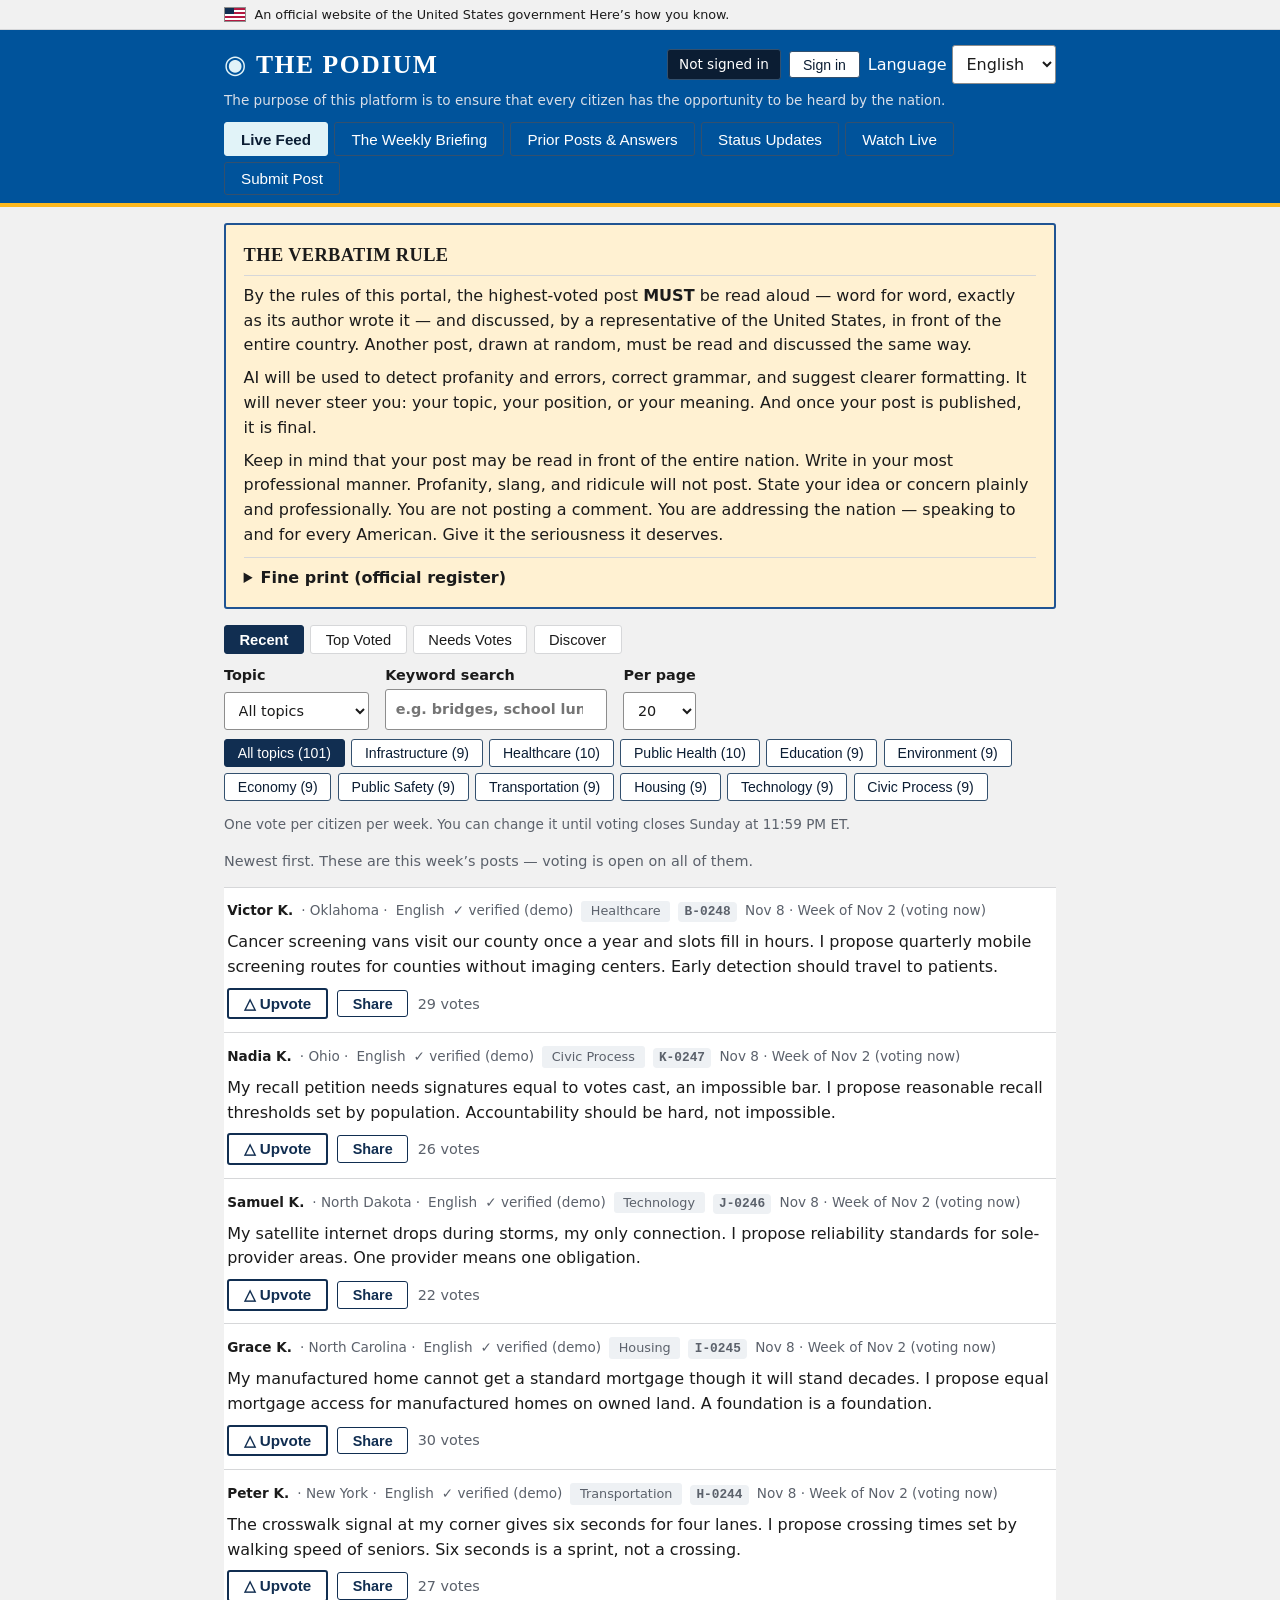
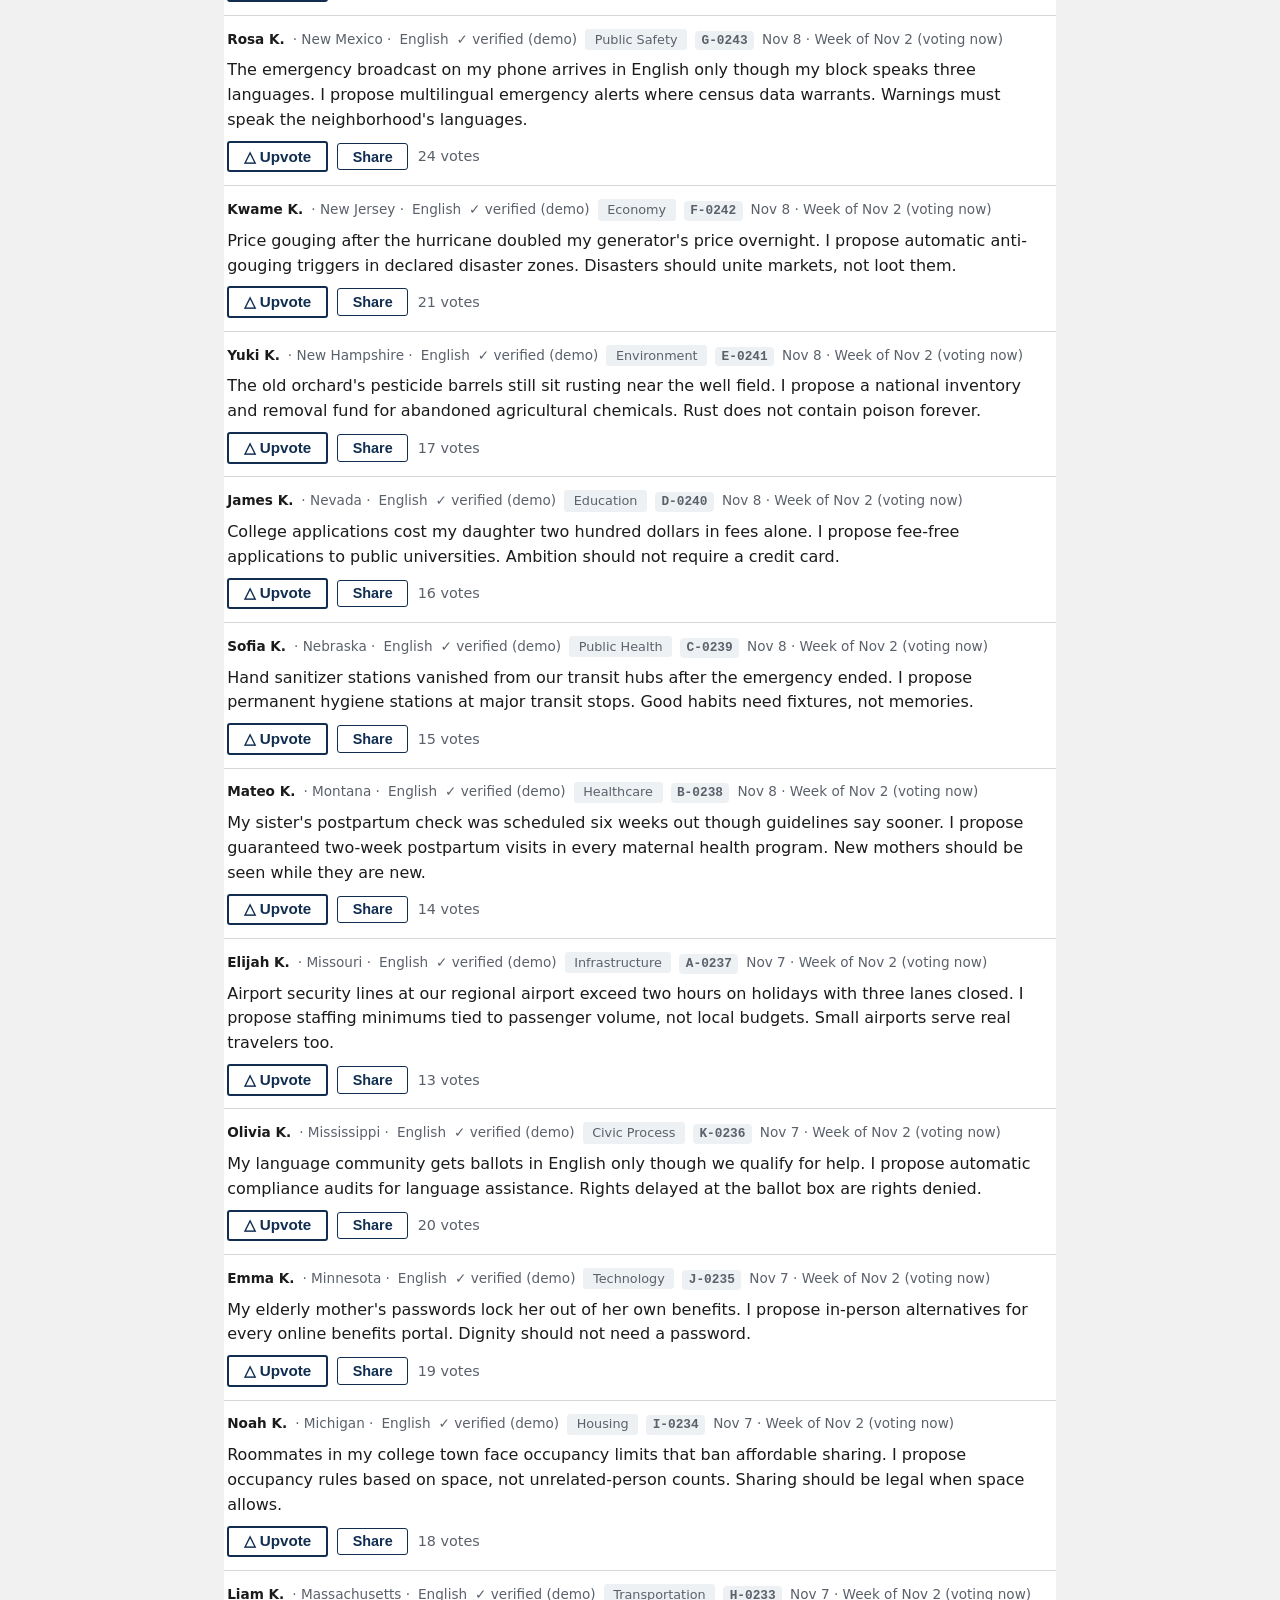
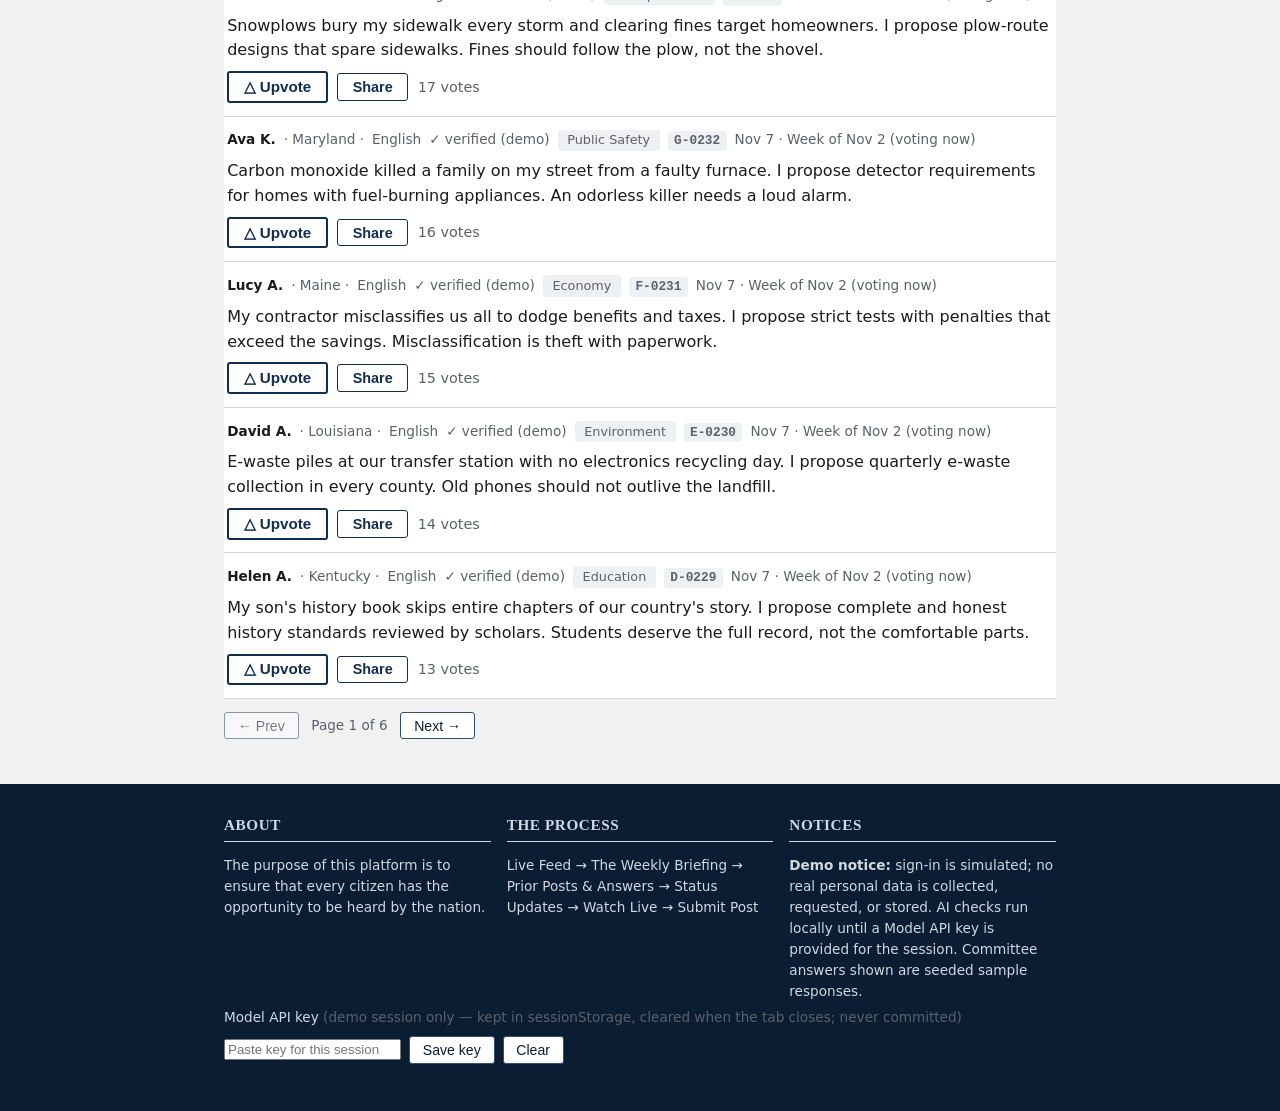
<file: index.html>
<!DOCTYPE html>
<html lang="en">
<head>
<meta charset="utf-8">
<meta name="viewport" content="width=device-width, initial-scale=1">
<title>The Podium — A Civic Portal</title>
<meta name="description" content="Verified citizens post ideas and concerns. The community votes. Each week the top-voted post plus one randomly drawn post are read aloud verbatim and addressed in a public briefing.">
<link rel="stylesheet" href="css/style.css">
</head>
<body>
<a class="skip-link" href="#main" id="skipLink">Skip to main content</a>

<div class="gov-banner"><div class="wrap"><span class="flag-mark" aria-hidden="true"></span><span><span id="govText">An official website of the United States government</span> <span class="how-you-know" id="govHow">Here&rsquo;s how you know.</span></span></div></div>

<header class="site-header">
  <div class="wrap header-row">
    <div class="brand">
      <span class="brand-mark" aria-hidden="true">&#9673;</span>
      <div>
        <h1 class="brand-title">THE PODIUM</h1>
      </div>
    </div>
    <div class="citizen-box">
      <span class="citizen-chip" id="citizenChip">Not signed in</span>
      <button type="button" class="btn btn-small" id="switchCitizenBtn">Sign in</button>
      <label id="citizenStateWrap" hidden><span id="citizenStateLabel">State (demo)</span>
        <select id="citizenStateSel" aria-label="Your state (demo)" title="Demo only: your stated state, not a verified record"></select>
      </label>
      <label id="langWrap"><span id="langLabel">Language</span>
        <select id="langSel" aria-label="Language"><option value="en">English</option><option value="es">Espa&ntilde;ol</option></select>
      </label>
    </div>
  </div>
  <p class="wrap brand-sub" id="brandSub">The purpose of this platform is to ensure that every citizen has the opportunity to be heard by the nation.</p>
  <nav class="wrap main-nav" aria-label="Primary" id="mainNav">
    <button type="button" class="tab is-active" data-view="feed" aria-current="page">Live Feed</button>
    <button type="button" class="tab" data-view="briefing">The Weekly Briefing</button>
    <button type="button" class="tab" data-view="prior">Prior Posts &amp; Answers</button>
    <button type="button" class="tab" data-view="status">Status Updates</button>
    <button type="button" class="tab" data-view="watch">Watch Live <span class="tab-live" id="watchTabLive" hidden>LIVE</span></button>
    <button type="button" class="tab" data-view="post">Submit Post</button>
  </nav>
</header>

<main id="main" class="wrap">

  <!-- THE VERBATIM RULE: shown at top of home page and above the composer -->
  <section class="rule-card" id="ruleCard" aria-labelledby="ruleHeading">
    <h2 id="ruleHeading">The Verbatim Rule</h2>
    <p id="ruleP1">By the rules of this portal, the highest-voted post <strong>MUST</strong> be read aloud &mdash; word for word, exactly as its author wrote it &mdash; and discussed, by a representative of the United States, in front of the entire country. Another post, drawn at random, must be read and discussed the same way.</p>
    <p id="ruleP2">AI will be used to detect profanity and errors, correct grammar, and suggest clearer formatting. It will never steer you: your topic, your position, or your meaning. And once your post is published, it is final.</p>
    <p id="ruleP3">Keep in mind that your post may be read in front of the entire nation. Write in your most professional manner. Profanity, slang, and ridicule will not post. State your idea or concern plainly and professionally. You are not posting a comment. You are addressing the nation &mdash; speaking to and for every American. Give it the seriousness it deserves.</p>
    <details class="fine-print">
      <summary id="fineSummary">Fine print (official register)</summary>
      <p class="fine-print-lede" id="fineLede">All submissions are subject to automated pre-publication review. Submissions containing profanity, slurs, or personal attacks shall not be published. Submissions containing slang or errors materially affecting comprehensibility shall be held pending correction by the submitting party, with suggested revisions provided for consideration; no submission shall be altered by the System without the submitting party&rsquo;s express action. Weekly selections shall consist of (i) the submission receiving the highest number of votes during the applicable period and (ii) one (1) submission selected by random drawing from among all eligible published submissions. Selected submissions shall be read aloud in their entirety, verbatim, and discussed in the weekly briefing. A published submission is final and shall not be edited or redacted.</p>
      <h3 class="statements-heading" id="statementsHeading">Statements of policy, principles, and fundamentals</h3>
      <p id="finePurpose">The purpose of this platform is to ensure that every citizen has the opportunity to be heard by the nation. Citizens will address the nation and speak on its behalf.</p>
      <ul id="fineList">
        <li>The highest-voted post and one randomly drawn post are read aloud word-for-word, in full, by a U.S. representative and discussed in the weekly briefing. No editor stands between author and nation. Nothing is edited after posting.</li>
        <li>AI detects problems and suggests wording before publication only. It never steers a post's topic, position, or meaning, and never changes, substitutes, or declines a post on its own.</li>
        <li>Profanity, slurs, and personal attacks are hard-blocked and never publish. Slang, misspellings, grammar, and unclear text are held with suggested rewording; the author accepts or retypes, and AI never silently changes text. Held drafts are not published, do not enter the draw, and do not use the citizen's one-post slot.</li>
        <li>Once published, a post is final. It cannot be deleted, withdrawn, archived, or hidden.</li>
        <li>Voting is upvote-only. One vote per citizen per weekly cycle, switchable until voting closes Sunday at 11:59 PM ET.</li>
        <li>One post per citizen per weekly cycle.</li>
        <li>Posts are capped at 630 words.</li>
        <li>The random draw is rig-proof: the eligible pool is frozen in a fixed published order at the cutoff, and the position is the NIST Randomness Beacon value mod pool size, plus one. The draw is internal only, with no button, replay, or re-roll.</li>
        <li>The committee prepares answers only. It never alters, substitutes, delays, or declines a selection. It reviews selections a week ahead and routes each answer to the correct branch and level.</li>
        <li>The committee does not fund. It asks for funds and allocates funds.</li>
        <li>Committee answers start as AI drafts, reviewed, edited, and approved by a real committee member who is the answerer of record. AI never delivers a final answer alone and never touches a citizen post. The public sees only approved answers.</li>
        <li>An exact-duplicate post in the same cycle does not create a new post; the citizen is offered an upvote on the existing post, with no post-anyway exit. The draw pool excludes the winner and any post exactly matching the winner. Similar-but-distinct posts are advisory only.</li>
        <li>The Live Feed shows the current cycle only. Past-cycle posts that were never selected are deleted; selected posts are kept as the briefing record.</li>
        <li>Posting and voting run Monday 12:00 AM to Sunday 11:59 PM ET. The pool freezes at the Sunday cutoff, the draw is Monday at 12:00 PM ET, the committee has the week plus a Monday-Tuesday buffer, and the briefing airs Wednesdays at 1:00 PM ET as the fixed opening segment.</li>
        <li>This Week shows only the most recently aired briefing. Next Week shows the next briefing's selections. A briefing's replay publishes when that briefing airs. Prior Posts &amp; Answers and Status Updates list aired selections only.</li>
        <li>Participation is for verified citizens. The demo uses simulated verification only and never collects or stores real identification.</li>
        <li>Language: a citizen may post in any language. The original post is the official record and is read aloud verbatim in the author's language. Translations are machine aids for readers and never replace the original.</li>
      </ul>
    </details>
  </section>

  <!-- ============ FEED ============ -->
  <section id="view-feed" class="view" aria-label="Feed of citizen posts">
    <h2 class="sr-only" id="feedHeading">Live Feed</h2>
    <div class="feed-controls">
      <div class="subtabs" role="tablist" aria-label="Feed order" id="orderList">
        <button type="button" class="subtab is-active" data-feed="recent" role="tab" aria-selected="true">Recent</button>
        <button type="button" class="subtab" data-feed="top" role="tab" aria-selected="false">Top Voted</button>
        <button type="button" class="subtab" data-feed="needs" role="tab" aria-selected="false">Needs Votes</button>
        <button type="button" class="subtab" data-feed="discover" role="tab" aria-selected="false">Discover</button>
      </div>
      <div class="feed-filters">
        <label class="filter-label" id="topicFilterWrap"><span id="topicFilterLabel">Topic</span>
          <select id="topicFilter"></select>
        </label>
        <label class="filter-label" id="searchWrap"><span id="searchLabel">Keyword search</span>
          <input type="search" id="searchInput" placeholder="e.g. bridges, school lunches" autocomplete="off">
        </label>
        <label class="filter-label" id="pageSizeWrap"><span id="pageSizeLabel">Per page</span>
          <select id="pageSizeSel">
            <option value="10">10</option>
            <option value="20" selected>20</option>
            <option value="50">50</option>
          </select>
        </label>
      </div>
      <div class="topic-list" id="topicList" aria-label="Filter by topic"></div>
      <p class="hint" id="voteRule">One vote per citizen per week. You can change it until voting closes Sunday at 11:59 PM ET.</p>
    </div>
    <p class="feed-note" id="feedNote"></p>
    <ol class="post-list" id="postList"></ol>
    <div class="pager" id="feedPager" hidden>
      <button type="button" class="btn btn-small" id="prevPage">&#8592; Prev</button>
      <span class="hint" id="pageInfo" aria-live="polite">Page 1 of 1</span>
      <button type="button" class="btn btn-small" id="nextPage">Next &#8594;</button>
    </div>
  </section>

  <!-- ============ COMPOSER ============ -->
  <section id="view-post" class="view" hidden aria-label="Post composer">
    <h2 class="sr-only" id="postHeading">Submit Post</h2>
    <div class="mini-rule" role="note" aria-label="Reminder of the rule" id="miniRule">
      <strong id="miniRuleStrong">The Verbatim Rule applies.</strong> <span id="miniRuleText">Your post may be read aloud, word for word, in front of the entire nation. Profanity, slang, and ridicule will not post. Once published, it is final.</span>
      <a href="#ruleCard" id="readFullRule">Read the full rule</a>
    </div>
    <div id="onePostNotice" class="notice" hidden></div>
    <form id="composerForm" novalidate>
      <div class="composer-row">
        <div class="field">
          <label for="composerTopic"><span id="composerTopicLabel">Topic</span> <span class="hint" id="composerTopicHint">Pick a topic, or accept the single AI suggestion at review.</span></label>
          <select id="composerTopic"></select>
        </div>
        <div class="field timer-field">
          <span class="timer" id="readTimer">read-aloud time &#8776; 0:00 of 4:30</span>
          <span class="hint" id="timerHint">read-aloud time &middot; max 630 words</span>
          <span class="ai-mode" id="aiMode">AI: local fallback</span>
        </div>
      </div>
      <div class="field">
        <label for="composerText" id="composerTextLabel">Your address to the nation</label>
        <textarea id="composerText" rows="8" maxlength="9000" placeholder="State your idea or concern plainly and professionally&hellip;" aria-describedby="gateMessages voicedPanel"></textarea>
      </div>
      <div id="gateMessages" aria-live="polite"></div>
      <div id="softFlags"></div>
      <div id="clarityPanel" hidden></div>
      <aside id="voicedPanel" class="voiced" hidden aria-live="polite"></aside>
      <div class="composer-actions">
        <button type="button" class="btn btn-secondary" id="previewBtn">Hear it as the nation will</button>
        <button type="button" class="btn btn-secondary" id="hearDraftBtn">Hear this draft</button>
        <button type="submit" class="btn btn-primary" id="publishBtn">Publish (final)</button>
      </div>
      <p class="hint" id="publishNote">Publishing is final: posts cannot be edited or redacted. The AI checks wording only &mdash; never your topic, position, or meaning.</p>
    </form>
  </section>

  <!-- ============ BRIEFING ============ -->
  <section id="view-briefing" class="view" hidden aria-label="Weekly briefing">
    <h2 id="briefingTitle">This week&rsquo;s briefing</h2>
    <p class="lede" id="briefingLede1">Two posts take the majority of the segment: the highest-voted post and one post drawn at random. Both are read aloud verbatim and answered. Follow-ups on earlier posts get only a brief live mention; the full record lives under Prior Posts &amp; Answers and Status Updates.</p>
    <p class="lede" id="briefingLede2">The locked weekly schedule (all times ET): posting and voting week Monday 00:00 &#8594; Sunday 23:59; cutoff Sunday 23:59, when the eligible pool is frozen and published; draw Monday 12:00, pre-announced; committee week Monday &#8594; Sunday to evaluate both selected posts and formulate both answers — answers ONLY, it can never alter, substitute, delay, or decline a selection; briefing Wednesday 1:00 PM. The Podium segment is the fixed opening segment of the Wednesday briefing: if no regular briefing is scheduled that Wednesday, the segment still runs standalone at the same time, same room, same cameras.</p>
    <p><button type="button" class="btn btn-small" id="gotoWatchBtn">Watch Live &#8594;</button> <span class="hint" id="gotoWatchHint">Attend the airing of this briefing.</span></p>

    <ol class="pipeline" id="pipelineList"></ol>

    <section id="nextSection" aria-labelledby="nextHeading">
      <h3 id="nextHeading">Next Week</h3>
      <p class="hint" id="nextHint">Selected posts in committee review. Answers are still being formulated — never presented as final. These selections are published after the Monday draw, once the draw has selected the posts: the full posts for the next briefing appear here from the draw onward, in full, with answers coming on the briefing date.</p>
      <ul id="nextList" class="next-list"></ul>
    </section>


    <section class="card" aria-labelledby="drawHeading">
      <h3 id="drawHeading">The random draw &mdash; verifiably fair</h3>
      <p id="drawLede">The eligible pool is frozen and published <em>first</em> (all gate-passed posts since the last draw, minus the top-voted winner). The system runs the draw at the pre-announced time: <code>position = beacon value mod pool size + 1</code>. Random selection conducted using the NIST Randomness Beacon.</p>
      <dl class="draw-facts" id="drawFacts"></dl>
      <h4 id="excludedHeading">Excluded from the pool</h4>
      <ul id="excludedList" class="excluded-list"></ul>
      <p class="hint" id="drawReadonly">Read-only record: pool size, beacon timestamp and value, computed position, and the drawn post. The draw is an internal system function — nothing here re-runs it.</p>
      <h4 id="workedHeading">Worked example</h4>
      <p class="worked" id="workedBody">Pool of 12, beacon value ending &hellip;4839 &rarr; 4839 mod 12 = 3 &rarr; +1 = <strong>post #4</strong>.</p>
      <p class="hint" id="committeeRule">Committee rule: the committee prepares answers ONLY. It can never alter, substitute, delay, or decline a selected post. It has one week to formulate an answer and route the topic to the right branch or level of government.</p>
    </section>

  </section>

  <!-- ============ WATCH LIVE ============ -->
  <section id="view-watch" class="view" hidden aria-label="Watch live broadcast">
    <h2 id="watchHeading">Watch Live</h2>
    <p class="lede" id="watchLede">Attend the weekly briefing broadcast. The Weekly Briefing tab holds the record of what was and will be discussed; this tab is the airing itself.</p>
    <div class="demo-bar" id="watchDemoBar">
      <span class="hint" id="demoBarHint"><strong>Demo only:</strong> preview states on demand. The real product follows the clock.</span>
      <div class="btn-row" role="group" aria-label="Preview broadcast state" id="demoBarGroup">
        <button type="button" class="btn btn-small" data-watch-state="auto" aria-pressed="true">Auto (clock)</button>
        <button type="button" class="btn btn-small" data-watch-state="upcoming" aria-pressed="false">Upcoming</button>
        <button type="button" class="btn btn-small" data-watch-state="live" aria-pressed="false">Live</button>
        <button type="button" class="btn btn-small" data-watch-state="replay" aria-pressed="false">Replay</button>
      </div>
    </div>
    <div id="watchMain"></div>
    <section aria-labelledby="watchLibraryHeading" id="watchLibrarySection">
      <h3 id="watchLibraryHeading">Pre-recorded screenings</h3>
      <ul id="watchLibrary" class="watch-library"></ul>
    </section>
    <p><button type="button" class="btn btn-small" id="backToBriefingBtn">&#8592; Briefing record</button></p>
    <p class="hint" id="watchSimNote">Demo simulation: the player stands in for the real briefing stream. Broadcast logic (schedule, autoplay, sound) is real.</p>
  </section>

  <!-- ============ PRIOR POSTS & ANSWERS ============ -->
  <section id="view-prior" class="view" hidden aria-label="Prior posts and answers archive">
    <h2 id="priorHeading">Prior Posts &amp; Answers</h2>
    <p class="lede" id="priorLede">The archive of past briefing selections: each item shows the original post, verbatim, plus the committee&rsquo;s answer. Check anytime &mdash; this is not part of the live show.</p>
    <label class="filter-label"><span id="priorSelectedLabel">Selected post</span>
      <select id="priorSelect"></select>
    </label>
    <article class="card" id="priorCard"></article>
  </section>

  <!-- ============ STATUS UPDATES ============ -->
  <section id="view-status" class="view" hidden aria-label="Status updates follow-through record">
    <h2 id="statusHeading">Status Updates</h2>
    <p class="lede" id="statusLede">The follow-through record: each item shows the dated progress updates plus the current status. Check anytime &mdash; this is not part of the live show.</p>
    <label class="filter-label"><span id="statusSelectedLabel">Selected post</span>
      <select id="statusSelect"></select>
    </label>
    <article class="card" id="statusCard"></article>
  </section>

</main>

<footer class="site-footer">
  <div class="wrap footer-cols">
    <div class="footer-col">
      <h2 id="footerAbout">About</h2>
      <p id="footerAboutText">The purpose of this platform is to ensure that every citizen has the opportunity to be heard by the nation.</p>
    </div>
    <div class="footer-col">
      <h2 id="footerProcess">The Process</h2>
      <p id="footerProcessChain">Live Feed &#8594; The Weekly Briefing &#8594; Prior Posts &amp; Answers &#8594; Status Updates &#8594; Watch Live &#8594; Submit Post</p>
    </div>
    <div class="footer-col">
      <h2 id="footerNotices">Notices</h2>
      <p id="footerDemoNotice"><strong>Demo notice:</strong> sign-in is simulated; no real personal data is collected, requested, or stored. AI checks run locally until a Model API key is provided for the session. Committee answers shown are seeded sample responses.</p>
    </div>
  </div>
  <div class="wrap key-row">
    <label for="apiKeyInput"><span id="apiKeyLabel">Model API key</span> <span class="hint" id="apiKeyHint">(demo session only — kept in sessionStorage, cleared when the tab closes; never committed)</span></label>
    <input type="password" id="apiKeyInput" autocomplete="off" placeholder="Paste key for this session">
    <button type="button" class="btn btn-small" id="apiKeySave">Save key</button>
    <button type="button" class="btn btn-small" id="apiKeyClear">Clear</button>
  </div>
</footer>

<!-- Preview modal -->
<div class="modal-backdrop" id="previewModal" hidden>
  <div class="modal" role="dialog" aria-modal="true" aria-labelledby="previewTitle">
    <h3 id="previewTitle">Weekly briefing &mdash; verbatim reading</h3>

    <p class="hint" id="previewMeta"></p>
    <p class="hint" id="previewTopic" hidden></p>
    <blockquote class="verbatim" id="previewBody"></blockquote>
    <div class="modal-actions">
      <button type="button" class="btn btn-secondary" id="previewClose">Back to editing</button>
      <button type="button" class="btn btn-primary" id="previewPublish">Publish (final)</button>
    </div>
  </div>
</div>

<!-- Citizen switcher modal -->
<div class="modal-backdrop" id="citizenModal" hidden>
  <div class="modal" role="dialog" aria-modal="true" aria-labelledby="citizenModalTitle">
    <h3 id="citizenModalTitle">Switch demo citizen</h3>
    <p class="hint" id="citizenHint">Simulated sign-in. No real identity is used. Pick any demo citizen to post and vote as them.</p>
    <p class="notice" id="citizenPrompt" hidden></p>
    <ul class="citizen-list" id="citizenList"></ul>
    <div class="modal-actions">
      <button type="button" class="btn btn-secondary" id="citizenClose">Cancel</button>
    </div>
  </div>
</div>

<script src="js/seed.js"></script>
<script src="js/ai-adapter.js"></script>
<script src="js/store.js"></script>
<script src="js/strings.js"></script>
<script src="js/app.js"></script>
</body>
</html>
</file>
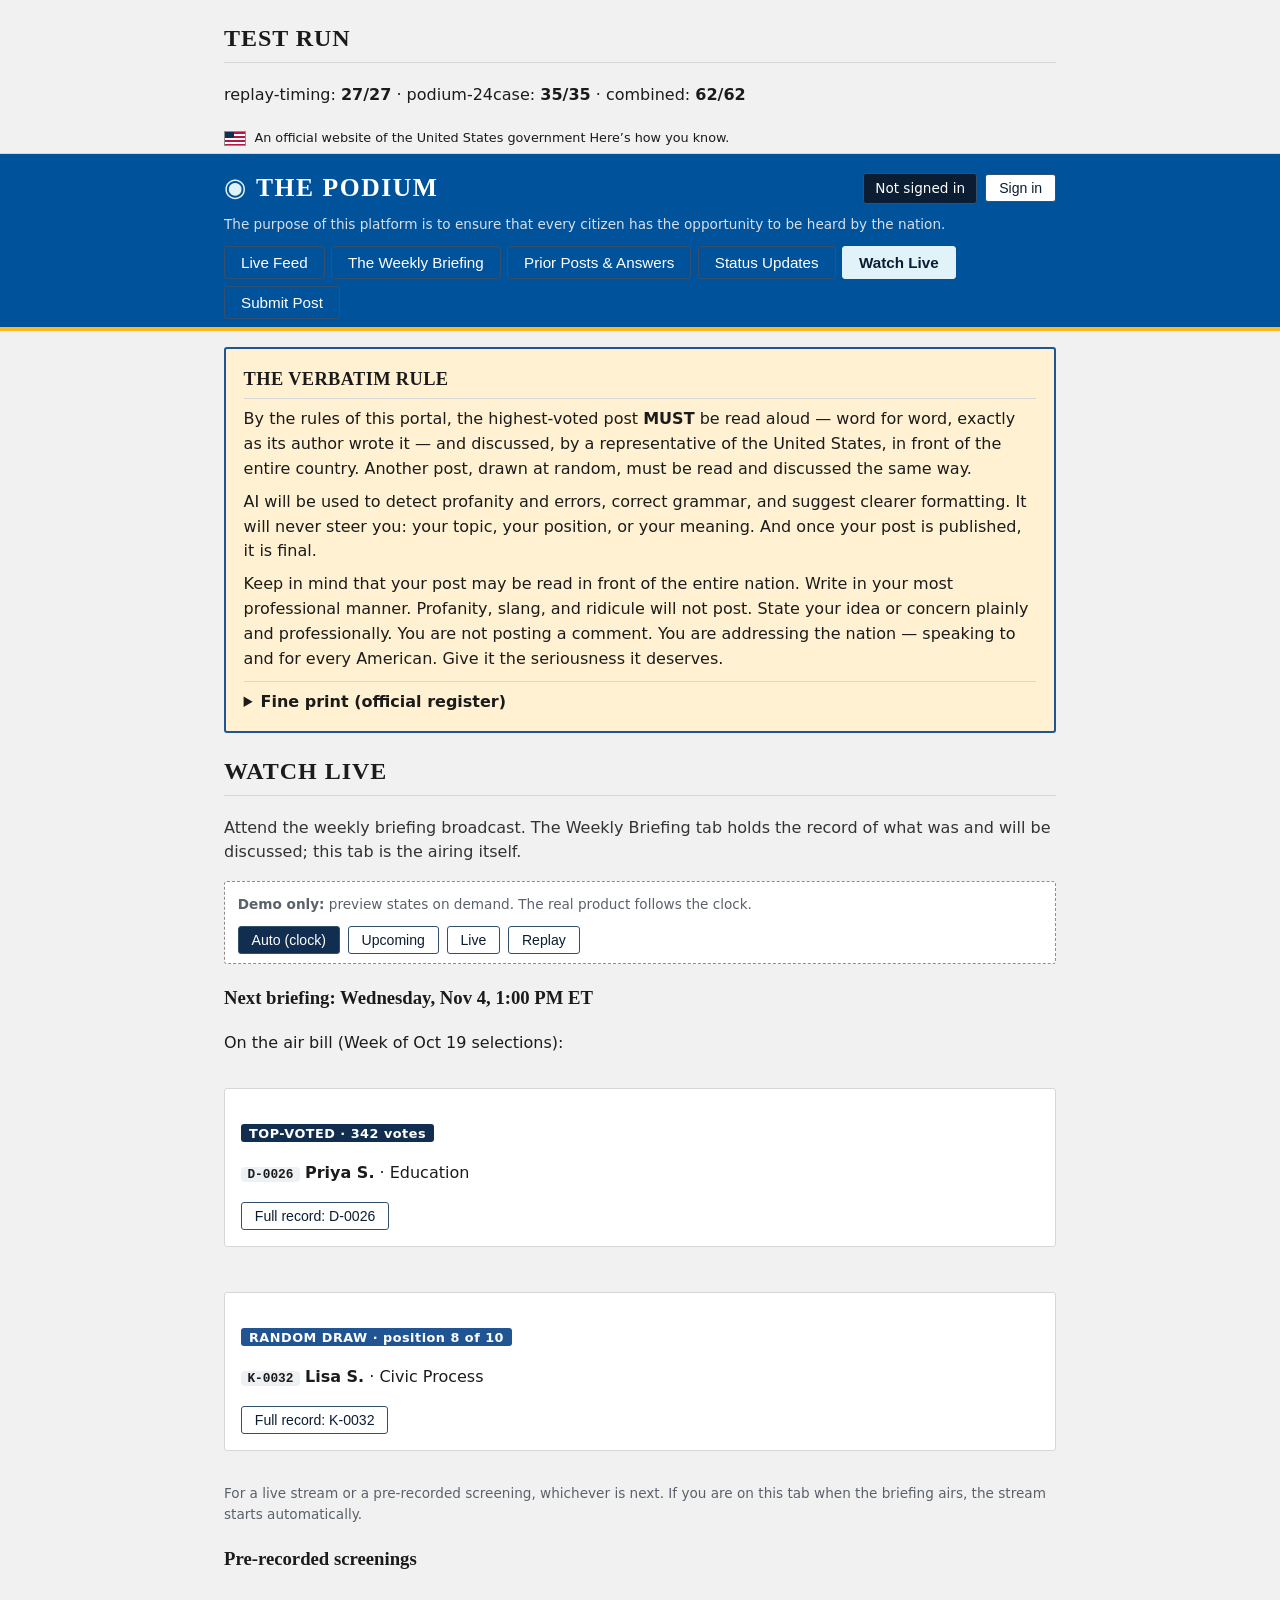
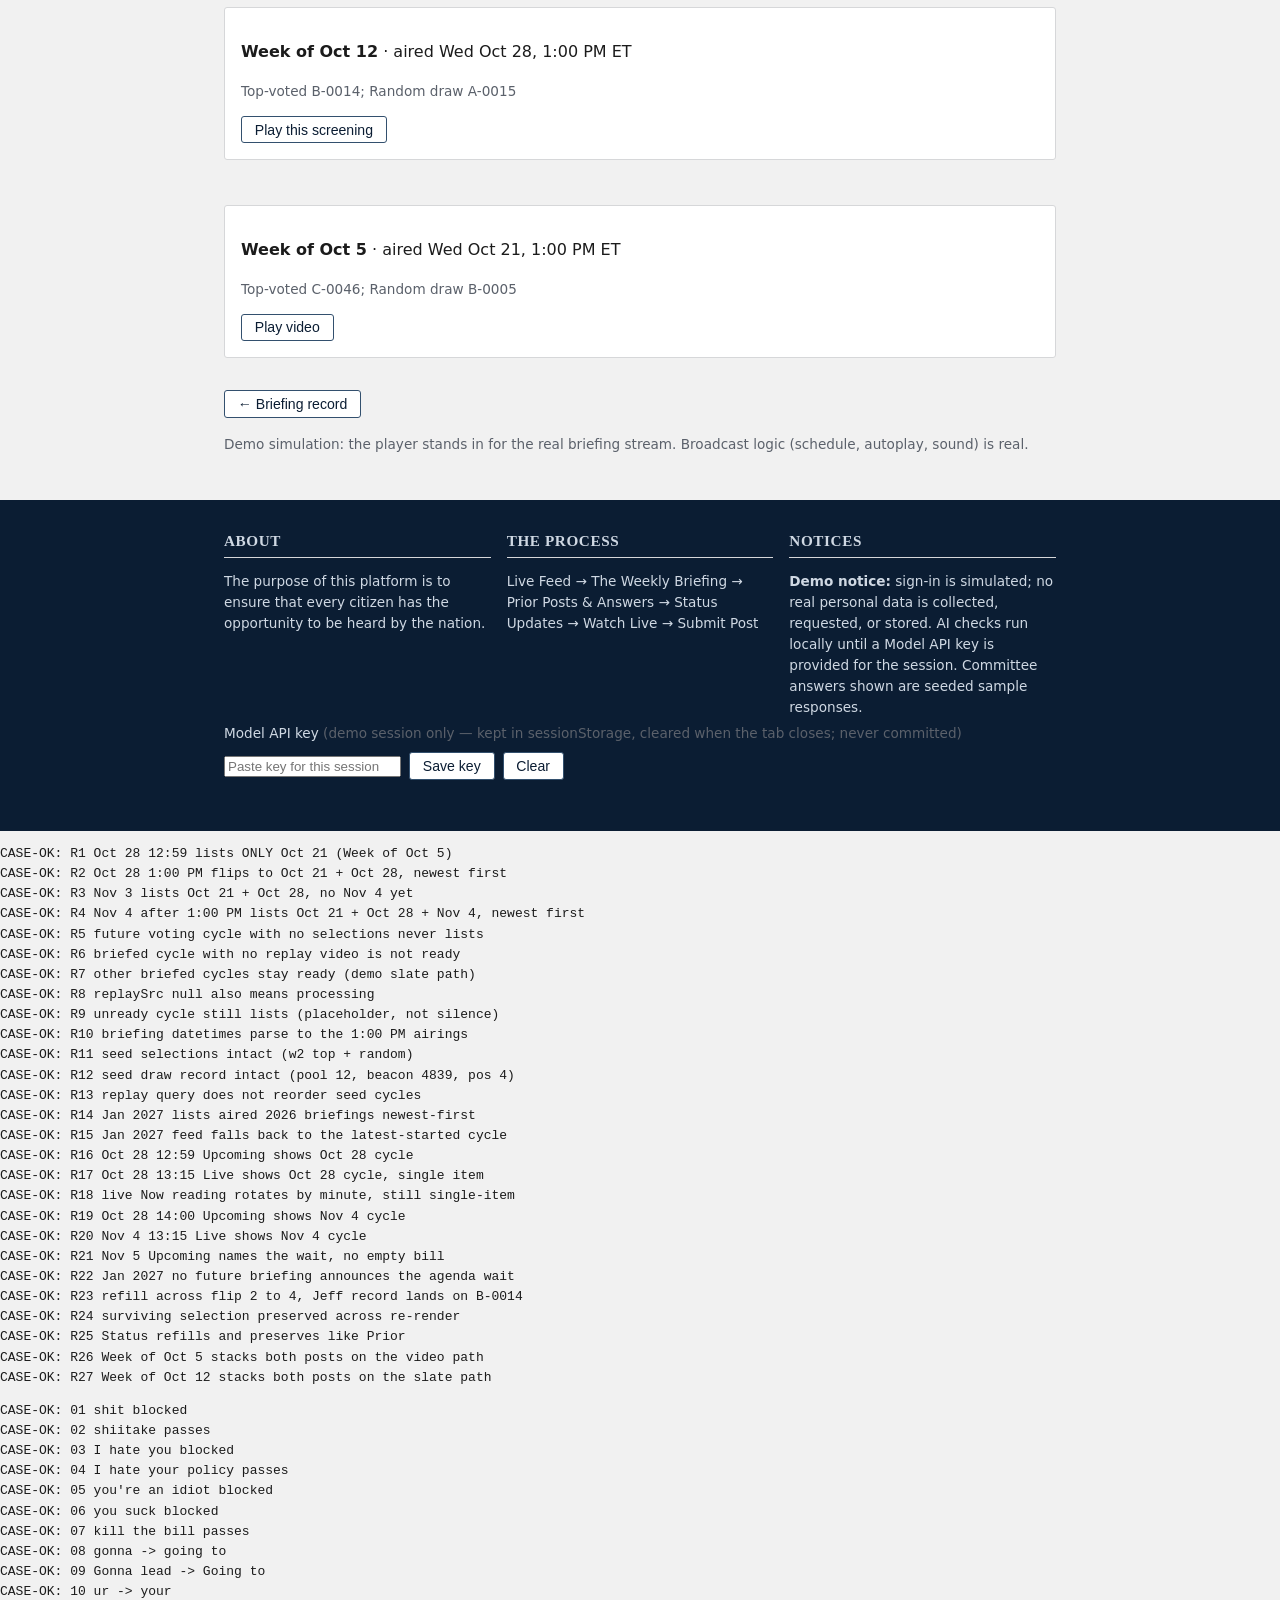
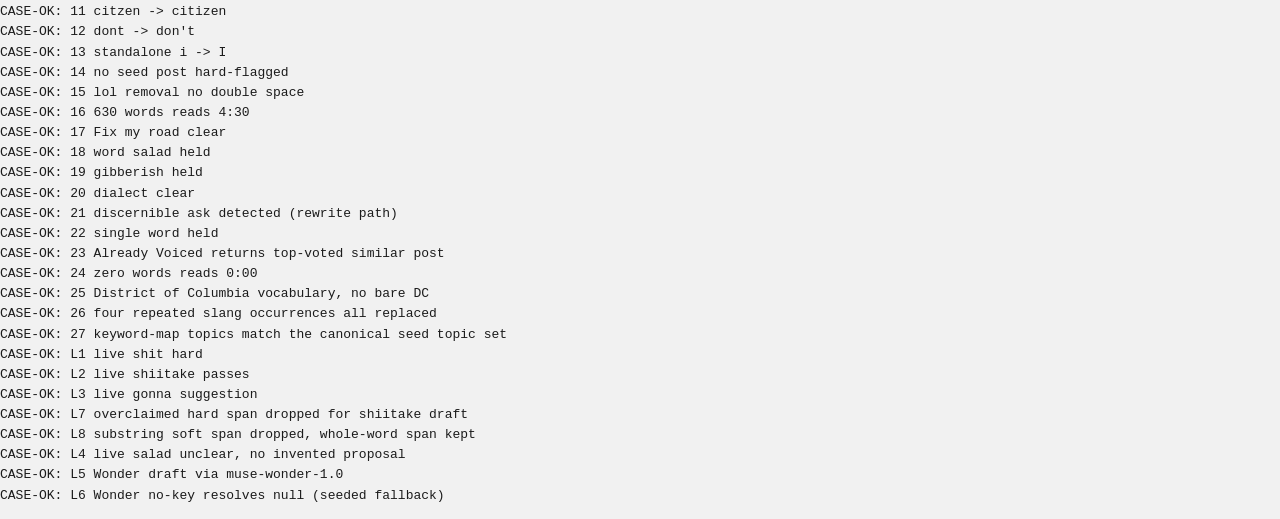
<file: tests/run-tests.html>
<!DOCTYPE html>
<html lang="en">
<head>
<meta charset="utf-8">
<meta name="viewport" content="width=device-width, initial-scale=1">
<title>The Podium — A Civic Portal</title>
<meta name="description" content="Verified citizens post ideas and concerns. The community votes. Each week the top-voted post plus one randomly drawn post are read aloud verbatim and addressed in a public briefing.">
<link rel="stylesheet" href="../css/style.css">
</head>
<body><section class="wrap" id="runner-summary" aria-live="polite"><h2>Test run</h2><p>Running suites (replay-timing + podium-24case)...</p></section>
<a class="skip-link" href="#main">Skip to main content</a>

<div class="gov-banner"><div class="wrap"><span class="flag-mark" aria-hidden="true"></span><span>An official website of the United States government <span class="how-you-know">Here&rsquo;s how you know.</span></span></div></div>

<header class="site-header">
  <div class="wrap header-row">
    <div class="brand">
      <span class="brand-mark" aria-hidden="true">&#9673;</span>
      <div>
        <h1 class="brand-title">THE PODIUM</h1>
      </div>
    </div>
    <div class="citizen-box">
      <span class="citizen-chip" id="citizenChip">Not signed in</span>
      <button type="button" class="btn btn-small" id="switchCitizenBtn">Sign in</button>
      <label id="citizenStateWrap" hidden>State (demo)
        <select id="citizenStateSel" aria-label="Your state (demo)" title="Demo only: your stated state, not a verified record"></select>
      </label>
    </div>
  </div>
  <p class="wrap brand-sub">The purpose of this platform is to ensure that every citizen has the opportunity to be heard by the nation.</p>
  <nav class="wrap main-nav" aria-label="Primary">
    <button type="button" class="tab is-active" data-view="feed" aria-current="page">Live Feed</button>
    <button type="button" class="tab" data-view="briefing">The Weekly Briefing</button>
    <button type="button" class="tab" data-view="prior">Prior Posts &amp; Answers</button>
    <button type="button" class="tab" data-view="status">Status Updates</button>
    <button type="button" class="tab" data-view="watch">Watch Live <span class="tab-live" id="watchTabLive" hidden>LIVE</span></button>
    <button type="button" class="tab" data-view="post">Submit Post</button>
  </nav>
</header>

<main id="main" class="wrap">

  <!-- THE VERBATIM RULE: shown at top of home page and above the composer -->
  <section class="rule-card" id="ruleCard" aria-labelledby="ruleHeading">
    <h2 id="ruleHeading">The Verbatim Rule</h2>
    <p>By the rules of this portal, the highest-voted post <strong>MUST</strong> be read aloud &mdash; word for word, exactly as its author wrote it &mdash; and discussed, by a representative of the United States, in front of the entire country. Another post, drawn at random, must be read and discussed the same way.</p>
    <p>AI will be used to detect profanity and errors, correct grammar, and suggest clearer formatting. It will never steer you: your topic, your position, or your meaning. And once your post is published, it is final.</p>
    <p>Keep in mind that your post may be read in front of the entire nation. Write in your most professional manner. Profanity, slang, and ridicule will not post. State your idea or concern plainly and professionally. You are not posting a comment. You are addressing the nation &mdash; speaking to and for every American. Give it the seriousness it deserves.</p>
    <details class="fine-print">
      <summary>Fine print (official register)</summary>
      <p class="fine-print-lede">All submissions are subject to automated pre-publication review. Submissions containing profanity, slurs, or personal attacks shall not be published. Submissions containing slang or errors materially affecting comprehensibility shall be held pending correction by the submitting party, with suggested revisions provided for consideration; no submission shall be altered by the System without the submitting party&rsquo;s express action. Weekly selections shall consist of (i) the submission receiving the highest number of votes during the applicable period and (ii) one (1) submission selected by random drawing from among all eligible published submissions. Selected submissions shall be read aloud in their entirety, verbatim, and discussed in the weekly briefing. A published submission is final and shall not be edited or redacted.</p>
      <h3 class="statements-heading">Statements of policy, principles, and fundamentals</h3>
      <p>The purpose of this platform is to ensure that every citizen has the opportunity to be heard by the nation. Citizens will address the nation and speak on its behalf.</p>
      <ul>
        <li>The highest-voted post and one randomly drawn post are read aloud word-for-word, in full, by a U.S. representative and discussed in the weekly briefing. No editor stands between author and nation. Nothing is edited after posting.</li>
        <li>AI detects problems and suggests wording before publication only. It never steers a post's topic, position, or meaning, and never changes, substitutes, or declines a post on its own.</li>
        <li>Profanity, slurs, and personal attacks are hard-blocked and never publish. Slang, misspellings, grammar, and unclear text are held with suggested rewording; the author accepts or retypes, and AI never silently changes text. Held drafts are not published, do not enter the draw, and do not use the citizen's one-post slot.</li>
        <li>Once published, a post is final. It cannot be deleted, withdrawn, archived, or hidden.</li>
        <li>Voting is upvote-only. One vote per citizen per weekly cycle, switchable until voting closes Sunday at 11:59 PM ET.</li>
        <li>One post per citizen per weekly cycle.</li>
        <li>Posts are capped at 630 words.</li>
        <li>The random draw is rig-proof: the eligible pool is frozen in a fixed published order at the cutoff, and the position is the NIST Randomness Beacon value mod pool size, plus one. The draw is internal only, with no button, replay, or re-roll.</li>
        <li>The committee prepares answers only. It never alters, substitutes, delays, or declines a selection. It reviews selections a week ahead and routes each answer to the correct branch and level.</li>
        <li>The committee does not fund. It asks for funds and allocates funds.</li>
        <li>Committee answers start as AI drafts, reviewed, edited, and approved by a real committee member who is the answerer of record. AI never delivers a final answer alone and never touches a citizen post. The public sees only approved answers.</li>
        <li>An exact-duplicate post in the same cycle does not create a new post; the citizen is offered an upvote on the existing post, with no post-anyway exit. The draw pool excludes the winner and any post exactly matching the winner. Similar-but-distinct posts are advisory only.</li>
        <li>The Live Feed shows the current cycle only. Past-cycle posts that were never selected are deleted; selected posts are kept as the briefing record.</li>
        <li>Posting and voting run Monday 12:00 AM to Sunday 11:59 PM ET. The pool freezes at the Sunday cutoff, the draw is Monday at 12:00 PM ET, the committee has the week plus a Monday-Tuesday buffer, and the briefing airs Wednesdays at 1:00 PM ET as the fixed opening segment.</li>
        <li>This Week shows only the most recently aired briefing. Next Week shows the next briefing's selections. A briefing's replay publishes when that briefing airs. Prior Posts &amp; Answers and Status Updates list aired selections only.</li>
        <li>Participation is for verified citizens. The demo uses simulated verification only and never collects or stores real identification.</li>
      </ul>
    </details>
  </section>

  <!-- ============ FEED ============ -->
  <section id="view-feed" class="view" aria-label="Feed of citizen posts">
    <h2 class="sr-only">Live Feed</h2>
    <div class="feed-controls">
      <div class="subtabs" role="tablist" aria-label="Feed order">
        <button type="button" class="subtab is-active" data-feed="recent" role="tab" aria-selected="true">Recent</button>
        <button type="button" class="subtab" data-feed="top" role="tab" aria-selected="false">Top Voted</button>
        <button type="button" class="subtab" data-feed="needs" role="tab" aria-selected="false">Needs Votes</button>
        <button type="button" class="subtab" data-feed="discover" role="tab" aria-selected="false">Discover</button>
      </div>
      <div class="feed-filters">
        <label class="filter-label" id="topicFilterWrap">Topic
          <select id="topicFilter"></select>
        </label>
        <label class="filter-label" id="searchWrap">Keyword search
          <input type="search" id="searchInput" placeholder="e.g. bridges, school lunches" autocomplete="off">
        </label>
        <label class="filter-label" id="pageSizeWrap">Per page
          <select id="pageSizeSel">
            <option value="10">10</option>
            <option value="20" selected>20</option>
            <option value="50">50</option>
          </select>
        </label>
      </div>
      <div class="topic-list" id="topicList" aria-label="Filter by topic"></div>
      <p class="hint" id="voteRule">One vote per citizen per week. You can change it until voting closes Sunday at 11:59 PM ET.</p>
    </div>
    <p class="feed-note" id="feedNote"></p>
    <ol class="post-list" id="postList"></ol>
    <div class="pager" id="feedPager" hidden>
      <button type="button" class="btn btn-small" id="prevPage">&#8592; Prev</button>
      <span class="hint" id="pageInfo" aria-live="polite">Page 1 of 1</span>
      <button type="button" class="btn btn-small" id="nextPage">Next &#8594;</button>
    </div>
  </section>

  <!-- ============ COMPOSER ============ -->
  <section id="view-post" class="view" hidden aria-label="Post composer">
    <h2 class="sr-only">Submit Post</h2>
    <div class="mini-rule" role="note" aria-label="Reminder of the rule">
      <strong>The Verbatim Rule applies.</strong> Your post may be read aloud, word for word, in front of the entire nation. Profanity, slang, and ridicule will not post. Once published, it is final.
      <a href="#ruleCard" id="readFullRule">Read the full rule</a>
    </div>
    <div id="onePostNotice" class="notice" hidden></div>
    <form id="composerForm" novalidate>
      <div class="composer-row">
        <div class="field">
          <label for="composerTopic">Topic <span class="hint">Pick a topic, or accept the single AI suggestion at review.</span></label>
          <select id="composerTopic"></select>
        </div>
        <div class="field timer-field">
          <span class="timer" id="readTimer">read-aloud time &#8776; 0:00 of 4:30</span>
          <span class="hint">read-aloud time &middot; max 630 words</span>
          <span class="ai-mode" id="aiMode">AI: local fallback</span>
        </div>
      </div>
      <div class="field">
        <label for="composerText">Your address to the nation</label>
        <textarea id="composerText" rows="8" maxlength="9000" placeholder="State your idea or concern plainly and professionally&hellip;" aria-describedby="gateMessages voicedPanel"></textarea>
      </div>
      <div id="gateMessages" aria-live="polite"></div>
      <div id="softFlags"></div>
      <div id="clarityPanel" hidden></div>
      <aside id="voicedPanel" class="voiced" hidden aria-live="polite"></aside>
      <div class="composer-actions">
        <button type="button" class="btn btn-secondary" id="previewBtn">Hear it as the nation will</button>
        <button type="button" class="btn btn-secondary" id="hearDraftBtn">Hear this draft</button>
        <button type="submit" class="btn btn-primary" id="publishBtn">Publish (final)</button>
      </div>
      <p class="hint">Publishing is final: posts cannot be edited or redacted. The AI checks wording only &mdash; never your topic, position, or meaning.</p>
    </form>
  </section>

  <!-- ============ BRIEFING ============ -->
  <section id="view-briefing" class="view" hidden aria-label="Weekly briefing">
    <h2 id="briefingTitle">This week&rsquo;s briefing</h2>
    <p class="lede">Two posts take the majority of the segment: the highest-voted post and one post drawn at random. Both are read aloud verbatim and answered. Follow-ups on earlier posts get only a brief live mention; the full record lives under Prior Posts &amp; Answers and Status Updates.</p>
    <p class="lede">The locked weekly schedule (all times ET): posting and voting week Monday 00:00 &#8594; Sunday 23:59; cutoff Sunday 23:59, when the eligible pool is frozen and published; draw Monday 12:00, pre-announced; committee week Monday &#8594; Sunday to evaluate both selected posts and formulate both answers — answers ONLY, it can never alter, substitute, delay, or decline a selection; briefing Wednesday 1:00 PM. The Podium segment is the fixed opening segment of the Wednesday briefing: if no regular briefing is scheduled that Wednesday, the segment still runs standalone at the same time, same room, same cameras.</p>
    <p><button type="button" class="btn btn-small" id="gotoWatchBtn">Watch Live &#8594;</button> <span class="hint">Attend the airing of this briefing.</span></p>

    <ol class="pipeline" id="pipelineList"></ol>

    <section id="nextSection" aria-labelledby="nextHeading">
      <h3 id="nextHeading">Next Week</h3>
      <p class="hint">Selected posts in committee review. Answers are still being formulated — never presented as final. These selections are published after the Monday draw, once the draw has selected the posts: the full posts for the next briefing appear here from the draw onward, in full, with answers coming on the briefing date.</p>
      <ul id="nextList" class="next-list"></ul>
    </section>


    <section class="card" aria-labelledby="drawHeading">
      <h3 id="drawHeading">The random draw &mdash; verifiably fair</h3>
      <p>The eligible pool is frozen and published <em>first</em> (all gate-passed posts since the last draw, minus the top-voted winner). The system runs the draw at the pre-announced time: <code>position = beacon value mod pool size + 1</code>. Random selection conducted using the NIST Randomness Beacon.</p>
      <dl class="draw-facts" id="drawFacts"></dl>
      <h4>Excluded from the pool</h4>
      <ul id="excludedList" class="excluded-list"></ul>
      <p class="hint">Read-only record: pool size, beacon timestamp and value, computed position, and the drawn post. The draw is an internal system function — nothing here re-runs it.</p>
      <h4>Worked example</h4>
      <p class="worked">Pool of 12, beacon value ending &hellip;4839 &rarr; 4839 mod 12 = 3 &rarr; +1 = <strong>post #4</strong>.</p>
      <p class="hint">Committee rule: the committee prepares answers ONLY. It can never alter, substitute, delay, or decline a selected post. It has one week to formulate an answer and route the topic to the right branch or level of government.</p>
    </section>

  </section>

  <!-- ============ WATCH LIVE ============ -->
  <section id="view-watch" class="view" hidden aria-label="Watch live broadcast">
    <h2>Watch Live</h2>
    <p class="lede">Attend the weekly briefing broadcast. The Weekly Briefing tab holds the record of what was and will be discussed; this tab is the airing itself.</p>
    <div class="demo-bar" id="watchDemoBar">
      <span class="hint"><strong>Demo only:</strong> preview states on demand. The real product follows the clock.</span>
      <div class="btn-row" role="group" aria-label="Preview broadcast state">
        <button type="button" class="btn btn-small" data-watch-state="auto" aria-pressed="true">Auto (clock)</button>
        <button type="button" class="btn btn-small" data-watch-state="upcoming" aria-pressed="false">Upcoming</button>
        <button type="button" class="btn btn-small" data-watch-state="live" aria-pressed="false">Live</button>
        <button type="button" class="btn btn-small" data-watch-state="replay" aria-pressed="false">Replay</button>
      </div>
    </div>
    <div id="watchMain"></div>
    <section aria-labelledby="watchLibraryHeading">
      <h3 id="watchLibraryHeading">Pre-recorded screenings</h3>
      <ul id="watchLibrary" class="watch-library"></ul>
    </section>
    <p><button type="button" class="btn btn-small" id="backToBriefingBtn">&#8592; Briefing record</button></p>
    <p class="hint">Demo simulation: the player stands in for the real briefing stream. Broadcast logic (schedule, autoplay, sound) is real.</p>
  </section>

  <!-- ============ PRIOR POSTS & ANSWERS ============ -->
  <section id="view-prior" class="view" hidden aria-label="Prior posts and answers archive">
    <h2>Prior Posts &amp; Answers</h2>
    <p class="lede">The archive of past briefing selections: each item shows the original post, verbatim, plus the committee&rsquo;s answer. Check anytime &mdash; this is not part of the live show.</p>
    <label class="filter-label">Selected post
      <select id="priorSelect"></select>
    </label>
    <article class="card" id="priorCard"></article>
  </section>

  <!-- ============ STATUS UPDATES ============ -->
  <section id="view-status" class="view" hidden aria-label="Status updates follow-through record">
    <h2>Status Updates</h2>
    <p class="lede">The follow-through record: each item shows the dated progress updates plus the current status. Check anytime &mdash; this is not part of the live show.</p>
    <label class="filter-label">Selected post
      <select id="statusSelect"></select>
    </label>
    <article class="card" id="statusCard"></article>
  </section>

</main>

<footer class="site-footer">
  <div class="wrap footer-cols">
    <div class="footer-col">
      <h2>About</h2>
      <p>The purpose of this platform is to ensure that every citizen has the opportunity to be heard by the nation.</p>
    </div>
    <div class="footer-col">
      <h2>The Process</h2>
      <p>Live Feed &#8594; The Weekly Briefing &#8594; Prior Posts &amp; Answers &#8594; Status Updates &#8594; Watch Live &#8594; Submit Post</p>
    </div>
    <div class="footer-col">
      <h2>Notices</h2>
      <p><strong>Demo notice:</strong> sign-in is simulated; no real personal data is collected, requested, or stored. AI checks run locally until a Model API key is provided for the session. Committee answers shown are seeded sample responses.</p>
    </div>
  </div>
  <div class="wrap key-row">
    <label for="apiKeyInput">Model API key <span class="hint">(demo session only — kept in sessionStorage, cleared when the tab closes; never committed)</span></label>
    <input type="password" id="apiKeyInput" autocomplete="off" placeholder="Paste key for this session">
    <button type="button" class="btn btn-small" id="apiKeySave">Save key</button>
    <button type="button" class="btn btn-small" id="apiKeyClear">Clear</button>
  </div>
</footer>

<!-- Preview modal -->
<div class="modal-backdrop" id="previewModal" hidden>
  <div class="modal" role="dialog" aria-modal="true" aria-labelledby="previewTitle">
    <h3 id="previewTitle">Weekly briefing &mdash; verbatim reading</h3>
    <p class="hint" id="previewMeta"></p>
    <p class="hint" id="previewTopic" hidden></p>
    <blockquote class="verbatim" id="previewBody"></blockquote>
    <div class="modal-actions">
      <button type="button" class="btn btn-secondary" id="previewClose">Back to editing</button>
      <button type="button" class="btn btn-primary" id="previewPublish">Publish (final)</button>
    </div>
  </div>
</div>

<!-- Citizen switcher modal -->
<div class="modal-backdrop" id="citizenModal" hidden>
  <div class="modal" role="dialog" aria-modal="true" aria-labelledby="citizenModalTitle">
    <h3 id="citizenModalTitle">Switch demo citizen</h3>
    <p class="hint">Simulated sign-in. No real identity is used. Pick any demo citizen to post and vote as them.</p>
    <p class="notice" id="citizenPrompt" hidden></p>
    <ul class="citizen-list" id="citizenList"></ul>
    <div class="modal-actions">
      <button type="button" class="btn btn-secondary" id="citizenClose">Cancel</button>
    </div>
  </div>
</div>

<script>
/* Committed test-runner clock control (tests/run-tests.html only).
   Wraps Date so suite cases can freeze it via window.__setAt(iso) and
   restore it via window.__realNowIso. Explicit ET offsets in the cases
   keep them TZ-independent. With no ?at= param the target starts at the
   real now, so plain runs stay clock-honest. */
(function () {
  var RealDate = window.Date;
  var m = /[?&]at=([^&]+)/.exec(location.search);
  var target = m ? new RealDate(decodeURIComponent(m[1])) : new RealDate();
  window.__realNowIso = new RealDate(target.getTime()).toISOString();
  window.__setAt = function (iso) { target = new RealDate(iso); };
  function P() {
    if (arguments.length === 0) return new RealDate(target.getTime());
    var a = Array.prototype.slice.call(arguments);
    return new (Function.prototype.bind.apply(RealDate, [null].concat(a)))();
  }
  P.now = function () { return target.getTime(); };
  P.parse = RealDate.parse;
  P.UTC = RealDate.UTC;
  P.prototype = RealDate.prototype;
  window.Date = P;
})();

</script>
<script src="../js/seed.js"></script>
<script src="../js/ai-adapter.js"></script>
<script src="../js/store.js"></script>
<script src="../js/app.js"></script>
<script src="./replay-timing.js"></script>
<script src="./podium-24case.js"></script>
<script>
/* Committed test-runner summary (tests/run-tests.html only). Polls for
   both suite result blocks, then prints per-suite pass/total, the
   combined total, and every failure by name. Lines starting R belong
   to the replay suite; all others to the gate suite. */
(function () {
  var tries = 0;
  function collect() {
    var per = { replay: { ok: 0, fail: 0 }, gate: { ok: 0, fail: 0 } };
    var fails = [], skips = [], pres = 0, totalOk = 0, totalFail = 0;
    Array.prototype.forEach.call(document.querySelectorAll("pre#probe-out"), function (p) {
      pres++;
      p.textContent.split("\n").forEach(function (ln) {
        /* CASE lines read "CASE-OK: R16 ..." / "CASE-FAIL: R17 ..." /
           "CASE-SKIP: R16-R22 ...", so the suite tag follows the colon. */
        var suite = (/: R\d/.test(ln)) ? "replay" : "gate";
        if (/^CASE-OK/.test(ln)) { totalOk++; per[suite].ok++; }
        else if (/^CASE-FAIL/.test(ln)) { totalFail++; per[suite].fail++; fails.push(ln); }
        else if (/^CASE-SKIP/.test(ln)) { skips.push(ln); }
      });
    });
    return { pres: pres, per: per, fails: fails, skips: skips, ok: totalOk, fail: totalFail };
  }
  function render(done) {
    var r = collect();
    var box = document.querySelector("#runner-summary");
    var html = "<h2>Test run</h2><p>replay-timing: <strong>" + r.per.replay.ok + "/" +
      (r.per.replay.ok + r.per.replay.fail) + "</strong> · podium-24case: <strong>" +
      r.per.gate.ok + "/" + (r.per.gate.ok + r.per.gate.fail) + "</strong> · combined: <strong>" +
      r.ok + "/" + (r.ok + r.fail) + "</strong>" +
      (r.skips.length ? " · skipped: " + r.skips.length : "") + (done ? "" : " (waiting for suites…)") + "</p>";
    if (r.fails.length) {
      html += "<h3>Failures</h3><ul>" + r.fails.map(function (f) {
        return "<li>" + f.replace(/&/g, "&amp;").replace(/</g, "&lt;") + "</li>";
      }).join("") + "</ul>";
    }
    if (r.skips.length) {
      html += "<h3>Skipped (no runner clock/DOM)</h3><ul>" + r.skips.map(function (s) {
        return "<li>" + s.replace(/&/g, "&amp;").replace(/</g, "&lt;") + "</li>";
      }).join("") + "</ul>";
    }
    box.innerHTML = html;
    if (done) document.title = "RUNNER-DONE ok=" + r.ok + " fail=" + r.fail;
  }
  function tick() {
    tries++;
    var n = document.querySelectorAll("pre#probe-out").length;
    if (n >= 2 || tries > 300) render(n >= 2);
    else { render(false); setTimeout(tick, 100); }
  }
  tick();
})();

</script>
</body>
</html>
</file>
<file: css/style.css>
/* The Podium — mobile-first, dependency-free styles */
:root {
  --navy: #112e51;
  --navy-deep: #0b1d33;
  --header: #00539b;
  --rule-bg: #fff1d2;
  --accent: #205493;
  --accent-soft: #e1f3f8;
  --paper: #f1f1f1;
  --card: #ffffff;
  --ink: #1b1b1b;
  --muted: #5b616b;
  --line: #d6d7d9;
  --ok: #2e8540;
  --bad: #981b1e;
  --hold: #8a5a00;
  --focus: #3e94cf;
  --radius: 3px;
}
* { box-sizing: border-box; }
html { -webkit-text-size-adjust: 100%; }
body {
  margin: 0;
  font-family: system-ui, -apple-system, "Segoe UI", Roboto, Helvetica, Arial, sans-serif;
  background: var(--paper);
  color: var(--ink);
  line-height: 1.55;
}
.wrap { max-width: 54rem; margin: 0 auto; padding: 0 1rem; }
.sr-only { position: absolute; width: 1px; height: 1px; margin: -1px; padding: 0; overflow: hidden; clip: rect(0 0 0 0); white-space: nowrap; border: 0; }
.skip-link {
  position: absolute; left: -999px; top: 0; background: #fff; padding: .5rem 1rem; z-index: 99;
}
.skip-link:focus { left: 0; outline: 3px solid var(--focus); }

/* Header */
.site-header { background: var(--header); color: #fff; padding-bottom: .5rem; border-bottom: 4px solid #fdb81e; }
.header-row { display: flex; flex-wrap: wrap; gap: .75rem; align-items: center; justify-content: space-between; padding-top: .9rem; }
.brand { display: flex; gap: .6rem; align-items: center; }
.brand-mark { font-size: 1.6rem; color: var(--accent-soft); }
.brand-title { margin: 0; font-size: 1.35rem; letter-spacing: .06em; }
.brand-sub { margin: .35rem auto 0; font-size: .85rem; color: #d7dee8; }
.citizen-box { display: flex; gap: .5rem; align-items: center; flex-wrap: wrap; }
.citizen-chip { font-size: .85rem; background: var(--navy-deep); border: 1px solid #33506e; border-radius: 3px; padding: .25rem .7rem; }
.verified { color: #9fe6a0; font-weight: 600; white-space: nowrap; }
.main-nav { display: flex; gap: .4rem; margin-top: .7rem; flex-wrap: wrap; }
.tab {
  appearance: none; border: 1px solid #33506e; background: transparent; color: #fff;
  border-radius: 3px; padding: .45rem 1rem; font-size: .95rem; cursor: pointer;
}
.tab.is-active { background: var(--accent-soft); color: var(--navy-deep); border-color: var(--accent-soft); font-weight: 700; }
a:focus-visible,
button:focus-visible, input:focus-visible, select:focus-visible, textarea:focus-visible, summary:focus-visible {
  outline: 3px solid var(--focus); outline-offset: 2px;
}

/* Rule */
.rule-card {
  background: var(--rule-bg); border: 2px solid var(--accent); border-radius: var(--radius);
  padding: 1rem 1.1rem; margin: 1rem 0;
}
.rule-card h2 { margin: 0 0 .4rem; font-size: 1.15rem; letter-spacing: .02em; }
.rule-card p { margin: .5rem 0; }
.fine-print { margin-top: .6rem; border-top: 1px solid var(--line); padding-top: .5rem; }
.fine-print summary { cursor: pointer; font-weight: 600; }
.fine-print p.fine-print-lede { font-size: .85rem; color: var(--muted); }
.fine-print h3.statements-heading { font-size: .85rem; color: var(--muted); margin: .5rem 0; }
.mini-rule {
  background: var(--accent-soft); border: 1px solid var(--accent); border-radius: var(--radius);
  padding: .6rem .8rem; margin: 1rem 0; font-size: .92rem;
}
.mini-rule a { font-weight: 600; }

/* Views & cards */
.view { padding-bottom: 2rem; }
.card { background: var(--card); border: 1px solid var(--line); border-radius: var(--radius); padding: 1rem; margin: 1rem 0; }
.lede { color: #333; }
.hint { color: var(--muted); font-size: .85rem; }
.notice { background: #e8f1ff; border: 1px solid #9db9e8; border-radius: var(--radius); padding: .6rem .8rem; margin: 1rem 0; }

/* Feed */
.feed-controls { margin-top: 1rem; }
.subtabs { display: flex; gap: .4rem; flex-wrap: wrap; }
.subtab {
  appearance: none; border: 1px solid var(--line); background: var(--card); color: var(--ink);
  border-radius: 3px; padding: .35rem .9rem; cursor: pointer; font-size: .92rem;
}
.subtab.is-active { background: var(--navy); color: #fff; border-color: var(--navy); font-weight: 700; }
.feed-filters { display: flex; gap: 1rem; flex-wrap: wrap; margin-top: .6rem; }
.filter-label { display: grid; gap: .2rem; font-weight: 600; font-size: .9rem; }
.filter-label[hidden] { display: none; }
.filter-label select, .filter-label input { font-weight: 400; }
select, input[type="search"], input[type="text"], textarea {
  font: inherit; padding: .5rem .6rem; border: 1px solid #8d8d8d; border-radius: 3px; background: #fff; color: var(--ink); max-width: 100%;
}
.feed-note { color: var(--muted); font-size: .9rem; }
.post-list { list-style: none; margin: 0; padding: 0; display: grid; }
.post { background: var(--card); }
.post-meta { display: flex; gap: .5rem; flex-wrap: wrap; align-items: baseline; font-size: .85rem; color: var(--muted); }
.post-author { font-weight: 700; color: var(--ink); }
.post-topic { background: #eef1f4; border-radius: 3px; padding: .05rem .6rem; font-size: .8rem; }
.post-status { border-radius: 3px; padding: .05rem .6rem; font-size: .8rem; font-weight: 700; }
.post-status.top { background: var(--navy); color: #fff; }
.post-status.random { background: var(--accent-soft); color: #112e51; border: 1px solid var(--accent); }
.post-body { margin: .5rem 0; white-space: pre-wrap; overflow-wrap: break-word; }
.post-actions { display: flex; gap: .6rem; align-items: center; margin-top: .4rem; flex-wrap: wrap; }
.topic-list { display: flex; gap: .4rem; flex-wrap: wrap; margin-top: .6rem; }
.topic-btn[aria-pressed="true"] { background: var(--navy); color: #fff; border-color: var(--navy); }
.pager { display: flex; gap: .8rem; align-items: center; margin: .8rem 0; }
.pager[hidden] { display: none; }
.vote-btn {
  appearance: none; border: 2px solid var(--navy); background: #fff; color: var(--navy);
  border-radius: 3px; padding: .3rem .9rem; font-weight: 700; cursor: pointer; font-size: .95rem;
}
.vote-btn[aria-pressed="true"] { background: var(--navy); color: #fff; }
.vote-count { font-size: .9rem; color: var(--muted); }

/* Composer */
.composer-row { display: flex; gap: 1rem; flex-wrap: wrap; align-items: end; justify-content: space-between; }
.field { display: grid; gap: .25rem; margin: .6rem 0; }
.field label { font-weight: 700; }
.timer-field { text-align: right; }
.timer { font-size: 1.2rem; font-weight: 800; font-variant-numeric: tabular-nums; }
.timer.over { color: var(--bad); }
#composerText { width: 100%; min-height: 10rem; }
.gate-error { background: #fdecec; border: 1px solid var(--bad); color: #7a1013; border-radius: 3px; padding: .6rem .8rem; margin: .5rem 0; }
.gate-hold { background: #fff6e3; border: 1px solid var(--hold); color: #5c3d00; border-radius: 3px; padding: .6rem .8rem; margin: .5rem 0; }
.gate-ok { background: #e9f7ee; border: 1px solid var(--ok); color: #14532d; border-radius: 3px; padding: .6rem .8rem; margin: .5rem 0; }
.flag-chip {
  display: inline-block; border: 1px solid var(--hold); background: #fff; border-radius: 3px;
  padding: .15rem .5rem; margin: .15rem; font-size: .88rem;
}
.flag-chip button { margin-left: .4rem; cursor: pointer; }
.composer-actions { display: flex; gap: .6rem; flex-wrap: wrap; margin-top: .7rem; }
.btn {
  appearance: none; border-radius: 3px; padding: .55rem 1.2rem; font-size: 1rem; cursor: pointer; border: 2px solid transparent;
}
.btn-primary { background: var(--navy); color: #fff; border-color: var(--navy); font-weight: 700; }
.btn-secondary { background: #fff; color: var(--navy); border-color: var(--navy); font-weight: 600; }
.btn-small { padding: .3rem .8rem; font-size: .88rem; background: #fff; color: var(--navy-deep); border: 1px solid #33506e; }
.btn[disabled] { opacity: .55; cursor: not-allowed; }
.voiced { background: #f1f1f1; border: 1px solid #d6d7d9; border-left: 5px solid #aeb0b5; border-radius: 0 var(--radius) var(--radius) 0; padding: .8rem 1rem; margin: .7rem 0; }
.voiced h3 { margin: 0; font-size: 1rem; font-weight: 600; }
.voiced-head { display: flex; justify-content: space-between; align-items: center; gap: .5rem; }
.voiced-close { appearance: none; background: transparent; border: 1px solid #aeb0b5; border-radius: 3px; color: var(--muted); cursor: pointer; padding: .1rem .5rem; font-size: .88rem; }
.voiced .reminder { font-style: italic; color: var(--muted); }
.voiced .exits { display: flex; gap: .5rem; flex-wrap: wrap; margin-top: .5rem; }

/* Briefing */
.pipeline { list-style: none; margin: 0; padding: 0; display: grid; gap: 1rem; }
.stage { display: flex; gap: .5rem; align-items: center; margin: .6rem 0; flex-wrap: wrap; }
.stage-step { border: 1px solid var(--line); background: #f1f1f1; border-radius: 3px; padding: .2rem .7rem; font-size: .82rem; }
.stage-step.done { background: var(--navy); color: #fff; border-color: var(--navy); font-weight: 700; }
.stage-arrow { color: var(--muted); }
.badge-top { background: var(--navy); color: #fff; border-radius: 3px; padding: .1rem .5rem; font-size: .8rem; font-weight: 800; letter-spacing: .04em; }
.badge-random { background: var(--accent); color: #fff; border-radius: 3px; padding: .1rem .5rem; font-size: .8rem; font-weight: 800; letter-spacing: .04em; }
.draw-facts { display: grid; grid-template-columns: auto 1fr; gap: .25rem .8rem; }
.draw-facts dt { font-weight: 700; }
.draw-facts dd { margin: 0; word-break: break-all; }
.worked { background: #eef1f4; border-radius: 3px; padding: .5rem .7rem; }

/* Tracker */
.verbatim {
  border-left: 4px solid var(--navy); margin: .7rem 0; padding: .6rem .9rem; background: #f4f6f8; white-space: pre-wrap; overflow-wrap: break-word;
}
.updates { margin: .3rem 0; padding-left: 1.2rem; }
.status-pill { display: inline-block; background: var(--navy); color: #fff; border-radius: 3px; padding: .1rem .7rem; font-size: .85rem; font-weight: 700; }

/* Modals */
.modal-backdrop { position: fixed; inset: 0; background: rgba(8, 28, 49, .6); display: grid; place-items: center; padding: 1rem; z-index: 50; }
.modal-backdrop[hidden] { display: none; }
.modal { background: #fff; border-radius: 3px; max-width: 34rem; width: 100%; padding: 1.2rem; max-height: 90vh; overflow: auto; }
.modal-actions { display: flex; gap: .6rem; flex-wrap: wrap; margin-top: .8rem; }
.citizen-list { list-style: none; margin: .5rem 0; padding: 0; display: grid; gap: .4rem; }
.citizen-list button {
  width: 100%; text-align: left; background: var(--paper); border: 1px solid var(--line);
  border-radius: 3px; padding: .5rem .7rem; cursor: pointer; font-size: .95rem;
}

.share-btn {
  appearance: none; border: 1px solid var(--navy); background: #fff; color: var(--navy);
  border-radius: 3px; padding: .3rem .9rem; font-weight: 600; cursor: pointer; font-size: .9rem;
}
.ref-code { font-family: ui-monospace, "SF Mono", Menlo, Consolas, monospace; background: #eef1f4; border-radius: 4px; padding: 0 .4rem; font-size: .8rem; font-weight: 700; white-space: nowrap; }
.zone { border-radius: 3px; padding: .7rem .9rem; margin: .6rem 0; }
.zone-post { background: #f4f6f8; border: 1px solid var(--navy); border-left: 5px solid var(--navy); }
.zone-answer { background: #fff; border: 1px solid var(--accent); border-left: 5px solid var(--accent); }
.zone-label { display: block; font-size: .78rem; font-weight: 800; letter-spacing: .05em; text-transform: uppercase; margin-bottom: .3rem; }
.zone-post .zone-label { color: var(--navy); }
.zone-answer .zone-label { color: var(--accent); }
.zone-post blockquote, .zone-answer blockquote { margin: .2rem 0; padding: 0; border: 0; background: transparent; white-space: pre-wrap; overflow-wrap: break-word; }
.thread-hl { outline: 3px solid var(--accent); outline-offset: 2px; }
.next-list { list-style: none; margin: 0 0 1rem; padding: 0; display: grid; gap: .8rem; }
.next-item p { margin: .3rem 0; }
.btn-row { display: flex; gap: .5rem; flex-wrap: wrap; margin-top: .6rem; }

.gov-banner { background: #f1f1f1; color: #1b1b1b; font-size: .8rem; border-bottom: 1px solid #d6d7d9; }
.gov-banner .wrap { display: flex; align-items: center; gap: .5rem; padding-top: .3rem; padding-bottom: .3rem; }
.flag-mark { display: inline-block; width: 1.4rem; height: .95rem; flex: none; border: 1px solid #8d8d8d;
  background:
    linear-gradient(to bottom, #112e51 0 46%, transparent 46%) left top / 45% 100% no-repeat,
    repeating-linear-gradient(to bottom, #b31942 0 15%, #fff 15% 30%);
}
.brand-title, h1, h2, h3, h4 { font-family: Georgia, "Times New Roman", serif; }
h2 { text-transform: uppercase; letter-spacing: .04em; border-bottom: 1px solid var(--line); padding-bottom: .3rem; }
.post-list { gap: 0; }
.post-list .post { border: 0; border-bottom: 1px solid var(--line); border-radius: 0; padding: .8rem .2rem; }
.post-list .post:first-child { border-top: 1px solid var(--line); }
.post-list .post.is-linked { border: 2px solid var(--accent); background: #fffdf4; border-radius: 3px; }
.updates li { border-bottom: 1px solid var(--line); padding: .3rem 0; }
.footer-cols { display: grid; gap: 1rem; }
.footer-col h2 { font-size: .95rem; }
.footer-col p { margin: .3rem 0; }
.excluded-list { margin: .3rem 0; padding-left: 1.2rem; }
.excluded-list li { margin: .3rem 0; }
.tab-live { background: var(--bad); color: #fff; border-radius: 3px; padding: 0 .4rem; font-size: .75rem; font-weight: 800; margin-left: .3rem; }
.demo-bar { background: var(--card); border: 1px dashed #8d8d8d; border-radius: 3px; padding: .6rem .8rem; margin: 1rem 0; }
#watchDemoBar .is-active { background: var(--navy); color: #fff; }
.player { background: #0b1d33; color: #fff; border-radius: 3px; overflow: hidden; margin: 1rem 0; }
.player canvas { display: block; width: 100%; height: auto; }
.player video { display: block; width: 100%; height: auto; }
.player-bar { display: flex; gap: .6rem; align-items: center; padding: .6rem .8rem; flex-wrap: wrap; }
.live-badge { background: #e31c3d; color: #fff; font-weight: 800; border-radius: 3px; padding: .1rem .5rem; font-size: .85rem; letter-spacing: .05em; }
.unmute-btn { font-size: 1.05rem; font-weight: 700; }
.watch-library { list-style: none; margin: 0 0 1rem; padding: 0; display: grid; gap: .8rem; }
.now-reading { margin: .6rem 0; }

.site-footer { background: var(--navy-deep); color: #cfd8e3; font-size: .85rem; padding: 1rem 0 2rem; }
.ai-mode { font-size: .8rem; color: var(--muted); }
.ai-mode.is-live { color: var(--ok); font-weight: 700; }
.key-row { display: flex; gap: .5rem; align-items: center; flex-wrap: wrap; padding-bottom: 1.2rem; font-size: .85rem; }
.key-row input { max-width: 22rem; }

@media (min-width: 40rem) {
  .brand-title { font-size: 1.6rem; }
  .pipeline { grid-template-columns: 1fr 1fr; }
  .footer-cols { grid-template-columns: 1fr 1fr 1fr; }
}
@media (prefers-reduced-motion: reduce) {
  * { transition: none !important; animation: none !important; }
}
</file>
